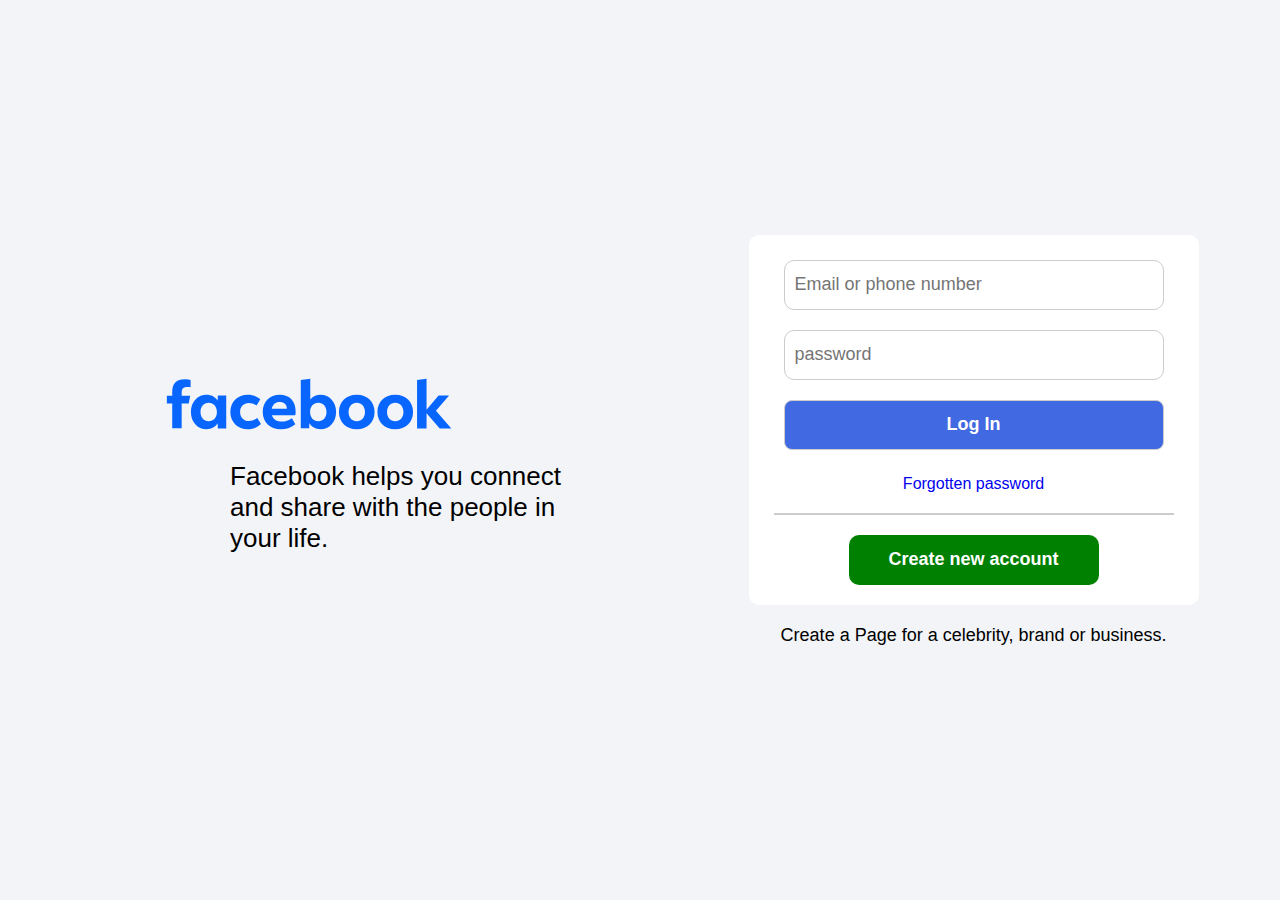
<file: FaceBook Login Page/index.html>
<!DOCTYPE html>
<html lang="en">
<head>
    <meta charset="UTF-8">
    <meta name="viewport" content="width=device-width, initial-scale=1.0">
    <title>Facebook-log in or sign up</title>
    <link rel="stylesheet" href="style.css">
    <link rel="icon" href="image/e9sqr8WnkCf.ico">
</head>
<body>
    <div class="container">
        <div class="main-left">
                <img src="image/4lCu2zih0ca.svg" alt="facebook" class="logo">
                <p>Facebook helps you connect and share with the people in your life.</p>
            </div>
        <div class="main-right">
            <div class="input">
                <form action="#">
                    <input type="email" class="email" placeholder="Email or phone number" required>
                    <input type="password" class="password" placeholder="password" required>
                    <input type="submit" class="submit" value="Log In">
                </form>
                    <a href="#">Forgotten password</a>
                    <hr>
                    <div class="account">
                   Create new account
                </div>
                
            </div>
            <span><a href="#" class="a">Create a Page</a> for a celebrity, brand or business.</span>
        </div>
    </div>
</body>
</html>
</file>
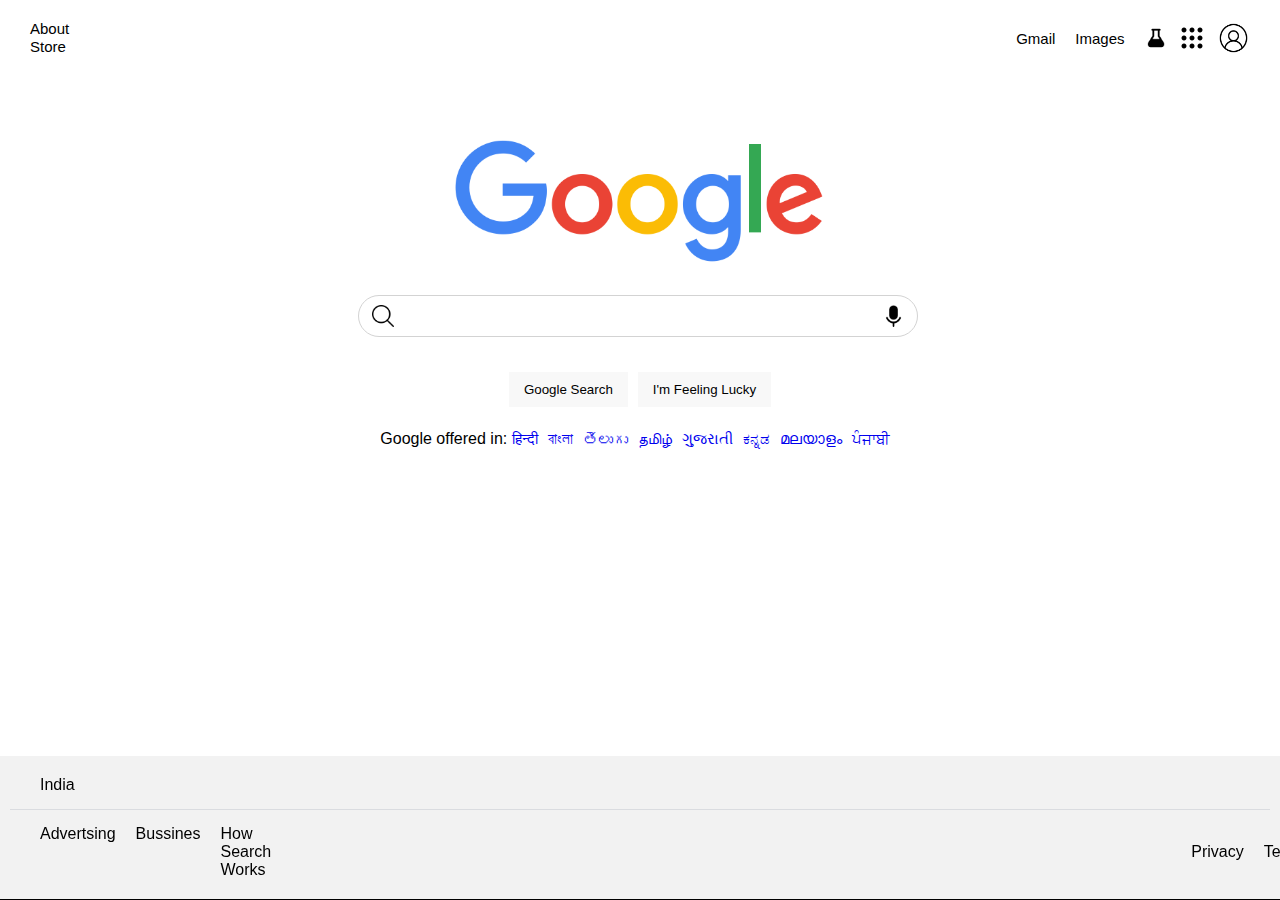
<file: Google Homepage/index.html>
<!DOCTYPE html>
<html lang="en">
<head>
    <meta charset="UTF-8">
    <meta name="viewport" content="width=device-width, initial-scale=1.0">
    <title>Google</title>
    <link rel="stylesheet" href="style.css">
    <link rel="icon" href="Images/new-google-favicon-512.webp">
</head>
<body>
    <div class="container">
        <nav>
            <div class="head-1">
                <a href="#">About</a>
                <a href="#">Store</a>
            </div>
            <div class="head-2">
        
            <a href="#">Gmail</a>
            <a href="#">Images</a>
            <img class="logo-1" src="Images/tube.png" alt="Search lab img">
            <img class="logo-2" src="Images/icons8-circled-menu-30.png">
            <img class="logo-3" src="Images/6522516.png">
            </div>
        </nav>
        <div class="main">
            <img class="google" src="Images/googlelogo_color_272x92dp.png" width="272" alt="logo">
            <div class="search">
                <div class="search-input">
                    <img src="Images/search-interface-symbol.png" class="search">
                    <input type="text">
                    <img src="Images/mic.png" class="mic">
                </div>
                <div class="btn">
                    <button class="btn-1" type="button">Google&nbsp;Search</button>
                    <button class="btn-2" type="button">I'm&nbsp;Feeling&nbsp;Lucky</button>
                </div>
            </div>
        </div>
        <div class="link">
            <p>Google offered in:&nbsp;</p>
            <a href="#">हिन्दी</a><a href="#">বাংলা</a><a href="#">తెలుగు</a><a href="#">தமிழ்</a><a href="#">ગુજરાતી</a><a href="#">ಕನ್ನಡ</a><a href="#">മലയാളം</a><a href="#">ਪੰਜਾਬੀ</a>
        </div>
        <footer>
            <div class="foot-1">
            India
        </div>
            <div class="foot">
            <div class="foot-right">
                <a href="#">Advertsing</a>
                <a href="#">Bussines</a>
                <a href="#">How Search Works</a>
                <div class="foote">
                    <a href="#">Privacy</a>
                    <a href="#">Terms</a>
                    <a href="#">Settings</a>
                </div>
            </div>
        </div>
        </footer>
    </div>
    
</body>
</html>
</file>
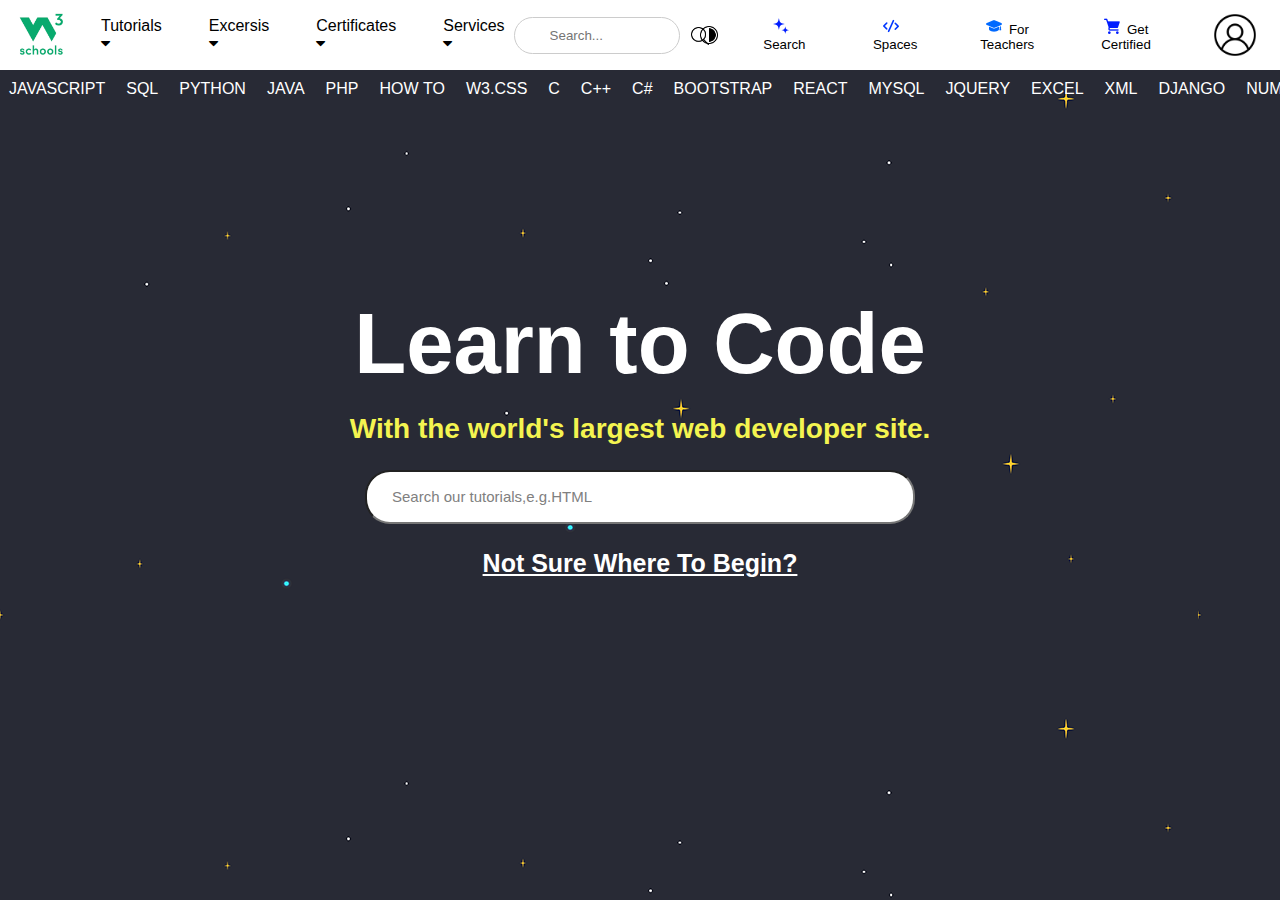
<file: w3-school/index.html>
<!DOCTYPE html>
<html lang="en">
<head>
    <meta charset="UTF-8">
    <meta name="viewport" content="width=device-width, initial-scale=1.0">
    <title>W3Schools Online Web Tutorials</title>
    <link rel="stylesheet" href="https://cdnjs.cloudflare.com/ajax/libs/font-awesome/4.7.0/css/font-awesome.min.css">
    <link rel="stylesheet" href="style.css">
    <link rel="icon" href="image/favicon.ico">
</head>
<body>
    <div class="container">
        <nav>
            <div class="head-1">
                <div class="img">
                    <img class="logo" src="image/download.png" alt="logo">
                </div>
                <div class="list">
                  <a href="#">Tutorials <i class="fa fa-caret-down"></i></a>
                  <a href="#">Excersis <i class="fa fa-caret-down"></i></a>
                  <a href="#">Certificates<i class="fa fa-caret-down"></i></a>
                  <a href="#">Services <i class="fa fa-caret-down"></i></a>
                  
                </div>
            </div>
            <div class="search">
                <input type="search" placeholder="Search...">
                <img src="image/search-interface-symbol.png" class="search-icon">
                <img src="image/contrast.png" class="contrast">
            </div>
            <div class="head-2">
                <button type="button"><img src="image/christmas-stars.png">&nbsp;&nbsp;Search</button>
                <button type="button"><img src="image/code (1).png">&nbsp;&nbsp;Spaces</button>
                <button type="button"><img src="image/graduate.png">&nbsp;&nbsp;For Teachers</button>
                <button type="button"><img src="image/grocery-store.png">&nbsp;&nbsp;Get Certified</button>
                <img src="image/6522516.png" class="profile">
            </div>
        </nav>
        <div class="row">
            <ul>
                <li>HTML</li>
                <li>CSS</li>
                <li>JAVASCRIPT</li>
                <li>SQL</li>
                <li>PYTHON</li>
                <li>JAVA</li>
                <li>PHP</li>
                <li>HOW&nbsp;TO</li>
                <li>W3.CSS</li>
                <li>C</li>
                <li>C++</li>
                <li>C#</li>
                <li>BOOTSTRAP</li>
                <li>REACT</li>
                <li>MYSQL</li>
                <li>JQUERY</li>
                <li>EXCEL</li>
                <li>XML</li>
                <li>DJANGO</li>
                <li>NUMPY</li>
                <li>PANDAS</li>
            </ul>
        </div>
        <div class="main">
            <h1>Learn to Code</h1>
            <p>With the world's largest web developer site.</p>
            <input type="text" placeholder="Search our tutorials,e.g.HTML">
            <a href="#">Not Sure Where To Begin?</a>
        </div>
    </div>
    
</body>
</html>
</file>
<file: FaceBook Login Page/style.css>
* {
    margin: 0;
    padding: 0;
    box-sizing: border-box;
    font-family: Arial, Helvetica, sans-serif;
}
body {
    display: flex;
    align-items: center;
    justify-content: center;
    flex-direction: column;
    min-height: 100vh;
}
.container {
    display: flex;
    flex-direction: row;
    justify-content: center;
    align-items: center;
    gap: 50px;
    background-color: #f2f4f7;
    margin: -90px 20px;
    width: 100%;
    height: 100vh;

}
.main-left {
    width: 50%;
    padding: 50px;
} 
.logo {
    display: block;
    margin: 0 auto;
    width: 350px;
    
}
.main-left p {
    color: black;
    font-size: 26px;
    margin-left: 180px;
}
.main-right {
    display: flex;
    align-items: center;
    flex-direction: column;
    width: 50%;
}
.input {
    display: flex;
    align-items: center;
    flex-direction: column;
    background-color: #fff;
    width: 450px;
    height: 370px;
    box-shadow: -10px -10px -15px rgba(0, 0, 0, 0.1),
    10px 10px 15px rgba(0, 0, 0, 0.1) ;
    border-radius: 10px;
}
input:hover {
    border-color: #007bff;
}
form {
    display: flex;
    flex-direction: column;
    justify-content: center;
    align-items: center;
    padding: 15px 0px;
}
input {
    width: 380px;
    height: 50px;
    margin: 10px 0px;
    padding: 0 10px;
    outline: none;
    border: 1px solid #ccc;
    font-size: 18px;
    border-radius: 10px;
}
input[type="submit"] {
    background-color: royalblue;
    color: #fff;
    font-weight: bold;
    border-radius: 8px;
    transition: background 0.3s;
}
input[type="submit"]:hover {
    background-color: darkblue;
    cursor: pointer;
}
a {
    text-decoration: none;
}
hr {
    border: 1px solid #ccc;
    width: 400px;
    margin: 20px 0px;
}
.account {
    display: flex;
    justify-content: center;
    align-items: center;
    text-align: center;
    background-color: green;
    width: 250px;
    height: 50px;
    font-size: 18px;
    font-weight: 700;
    color: #fff;
    border-radius: 10px;
}
.account:hover {
    background-color: darkgreen;
    cursor: pointer;
}
.a {
    color: black;
}
.a:hover {
    text-decoration: underline;
}
span {
    margin: 20px 0;
    font-size: 18px;
    font-weight: 500;
}
</file>
<file: Google Homepage/style.css>
* {
    padding: 0;
    margin: 0;
    box-sizing: border-box;
    font-family: Arial, Helvetica, sans-serif;
}
body {
    display: flex;
    flex-direction: column;
    width: 100%;
    height: 100vh;
}
.container {
    padding-bottom: 80px;
}
nav {
    display: flex;
    align-items: center;
    justify-content: space-between;
    padding: 20px 30px;
}
nav a {
    margin-right: 20px;
    color: black;
    text-decoration: none;
    font-size: 15px; 
}
nav a:hover {
    text-decoration: underline;
}
.head-2 {
    min-width: 13vw;
    display: flex;
    justify-content: flex-end;
    align-items: center;
}
.logo-1 {
    width: 2%;
    margin-right: 10px;
}
.logo-2 {
    margin-right: 10px;
}
.logo-3 {
    width: 3%;
}
.main {
    flex: 1;
    display: flex;
    align-items: center;
    margin-top: 5%;
    flex-direction: column;
}
.google {
    max-width: 100%;
    max-height: 100%;
    height: 125px;
    width: auto;
    object-fit: contain;
    object-position: center bottom;
}
.search {
    width: 4%;
    color: gray;
}
.mic {
    width: 4%;
}
.search-input {
    display: flex;
    align-items: center;
    border: 1px solid lightgray;
    height: 30px;
    padding: 20px 13px;
    border-radius: 999px;
    width: 75vw;
    margin-left: -256px;
    margin-top: 30px;
    max-width: 560px;
}
.search-input input {
    flex: 1;
    padding: 6px 20px;
    border: none;
    outline: none;
}
.btn {
    margin-top: 30px;
    display: flex;
    justify-content: center;
}
.btn button {
    margin: 5px;
    padding: 10px 15px;
    background-color: #f8f8f8;
    border: none;
    outline: none;
    cursor: pointer;
}
.link {
    display: flex;
    align-items: center;
    justify-content: center;
    margin-top: 18px;
}
.link a {
    margin-right: 10px;
    text-decoration: none;
    font-size: 15px;
}
footer {
    position: fixed;
    bottom: 0;
    left: 0;
    width: 100%;
    background-color: #f2f2f2;
    padding: 5px 10px;
    border-bottom: 1px solid black;
}
.foot-1 {
    padding: 15px 30px;
    border-bottom: 1px solid #dadce0;
}
.foot {
    display: flex;
    justify-content: space-between;
    align-items: center;
    flex-wrap: wrap;
    padding: 15px 30px;
}
.foot-right {
    display: flex;
    justify-content: flex-start;
    float: left;
}
.foote {
    display: flex;
    justify-content: flex-end;
    align-items: center;
    margin-left: 900px;

}
.foot-right a , .foote a {
    text-decoration: none;
    color: black;
    padding: 0 20px 0 0;
}
.foot-right a:hover , .foote a:hover {
    text-decoration: underline;
}
</file>
<file: w3-school/style.css>
@import url('https://fonts.googleapis.com/css2?family=Inter:ital,opsz,wght@0,14..32,100..900;1,14..32,100..900&family=Playfair+Display+SC:ital,wght@0,400;0,700;0,900;1,400;1,700;1,900&family=Poppins:ital,wght@0,100;0,200;0,300;0,400;0,500;0,600;0,700;0,800;0,900;1,100;1,200;1,300;1,400;1,500;1,600;1,700;1,800;1,900&display=swap');
:root {
    --bs-green: #198754;
    --bs-teal: #20c997;
}
* {
    margin: 0;
    padding: 0;
    box-sizing: border-box;
    font-family: Arial, Helvetica, sans-serif;
}
body {
    width: 100%;
    min-height: 100vh;
    background-image: url(image/background_in_space.webp);
}
.img {
    margin: 21px -7px;
    margin-top: 24px;
}
.logo {
    max-width: 58px;
    height: auto;
}
.list {
    display: flex;
    align-items: center;
    gap: 11px;
    margin-left: 10px;
}
.list a {
    font-weight: 400;
    text-decoration: none;
    color: black;
    margin-right: -18px;
    height: 100%;
    padding: 27px;
    transition: background-color 0.3s ease;
}
.list a:hover {
    background-color: var(--bs-green);
    color: white;
}
nav {
    height: 70px;
    width: 100%;
    padding: 0 20px;
    background-color: rgb(255, 255, 255);
    display: flex;
    align-items: center;
    justify-content: space-between;
}
.head-1 {
    display: flex;
    align-items: center;
    justify-content: space-between;
    height: 100%;
}
.search {
    position: relative;
    width: 300px;
    display: flex;
    justify-content: flex-start;
    align-items: center;
    margin-right: -8px;

}
.search input {
    width: 68%;
    padding: 10px 10px 10px 35px;
    border: 1px solid #ccc;
    border-radius: 80px;
    outline: none;
    display: flex;
    justify-content: center;
}
.search-icon {
    width: 18px;
    position: absolute;
    left: 177px;
    top: 10px;
}
.contrast {
    width: 18px;
    margin-left: 20px;
}
.profile {
    width: 50px;
}
.head-2 {
    display: flex;
    justify-content: space-between;
    gap: 50px;
}
.head-2 button {
    border: none;
    background-color: white;
    border-radius: 25px;
    padding: 5px;
}
.head-2 button:hover {
    background-color: #ccc;
}
.row {
    height: 25vh;
    padding-top: 10px;
}
.row ul {
    display: flex;
    justify-content: center;
    gap: 21px;
}
.row ul li {
    display: inline;
    color: white;
}
.row ul li:hover {
    background-color: black;
}
.main {
    display: flex;
    justify-content: center;
    align-items: center;
    flex-direction: column;
}
.main h1 {
    color: white;
    font-size: 85px;
    font-weight: 700;
}
.main p {
    color: rgb(244, 244, 80);
    font-size: 28px;
    font-weight: 600;
    margin-top: 20px;
}
.main input {
    width: 550px;
    height: 50px;
    border-radius: 25px;
    margin-top: 25px;
    padding: 25px;
}
.main input::placeholder {
    font-weight: 500;
    font-size: 15px;
    color: gray;
}
.main a {
    font-size: 25px;
    margin-top: 25px;
    color: white;
    font-weight: 600;
}
</file>
